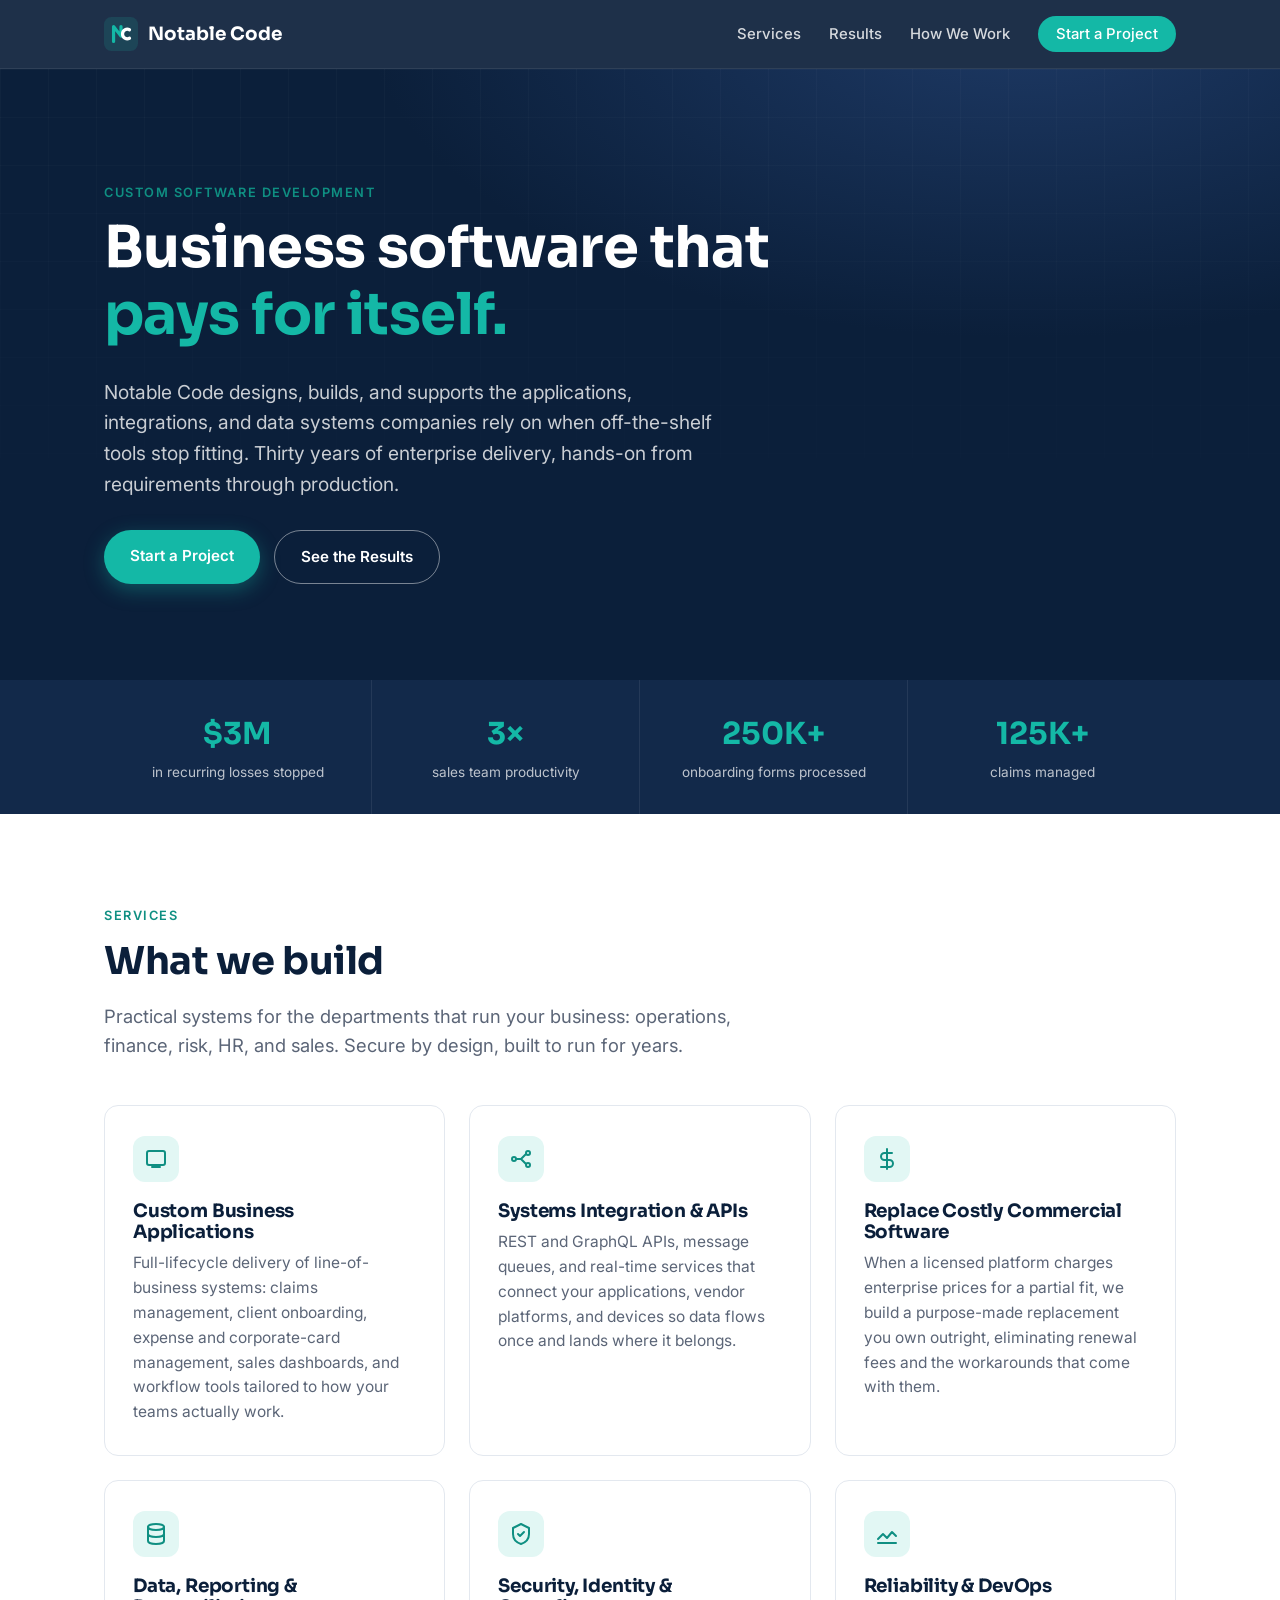
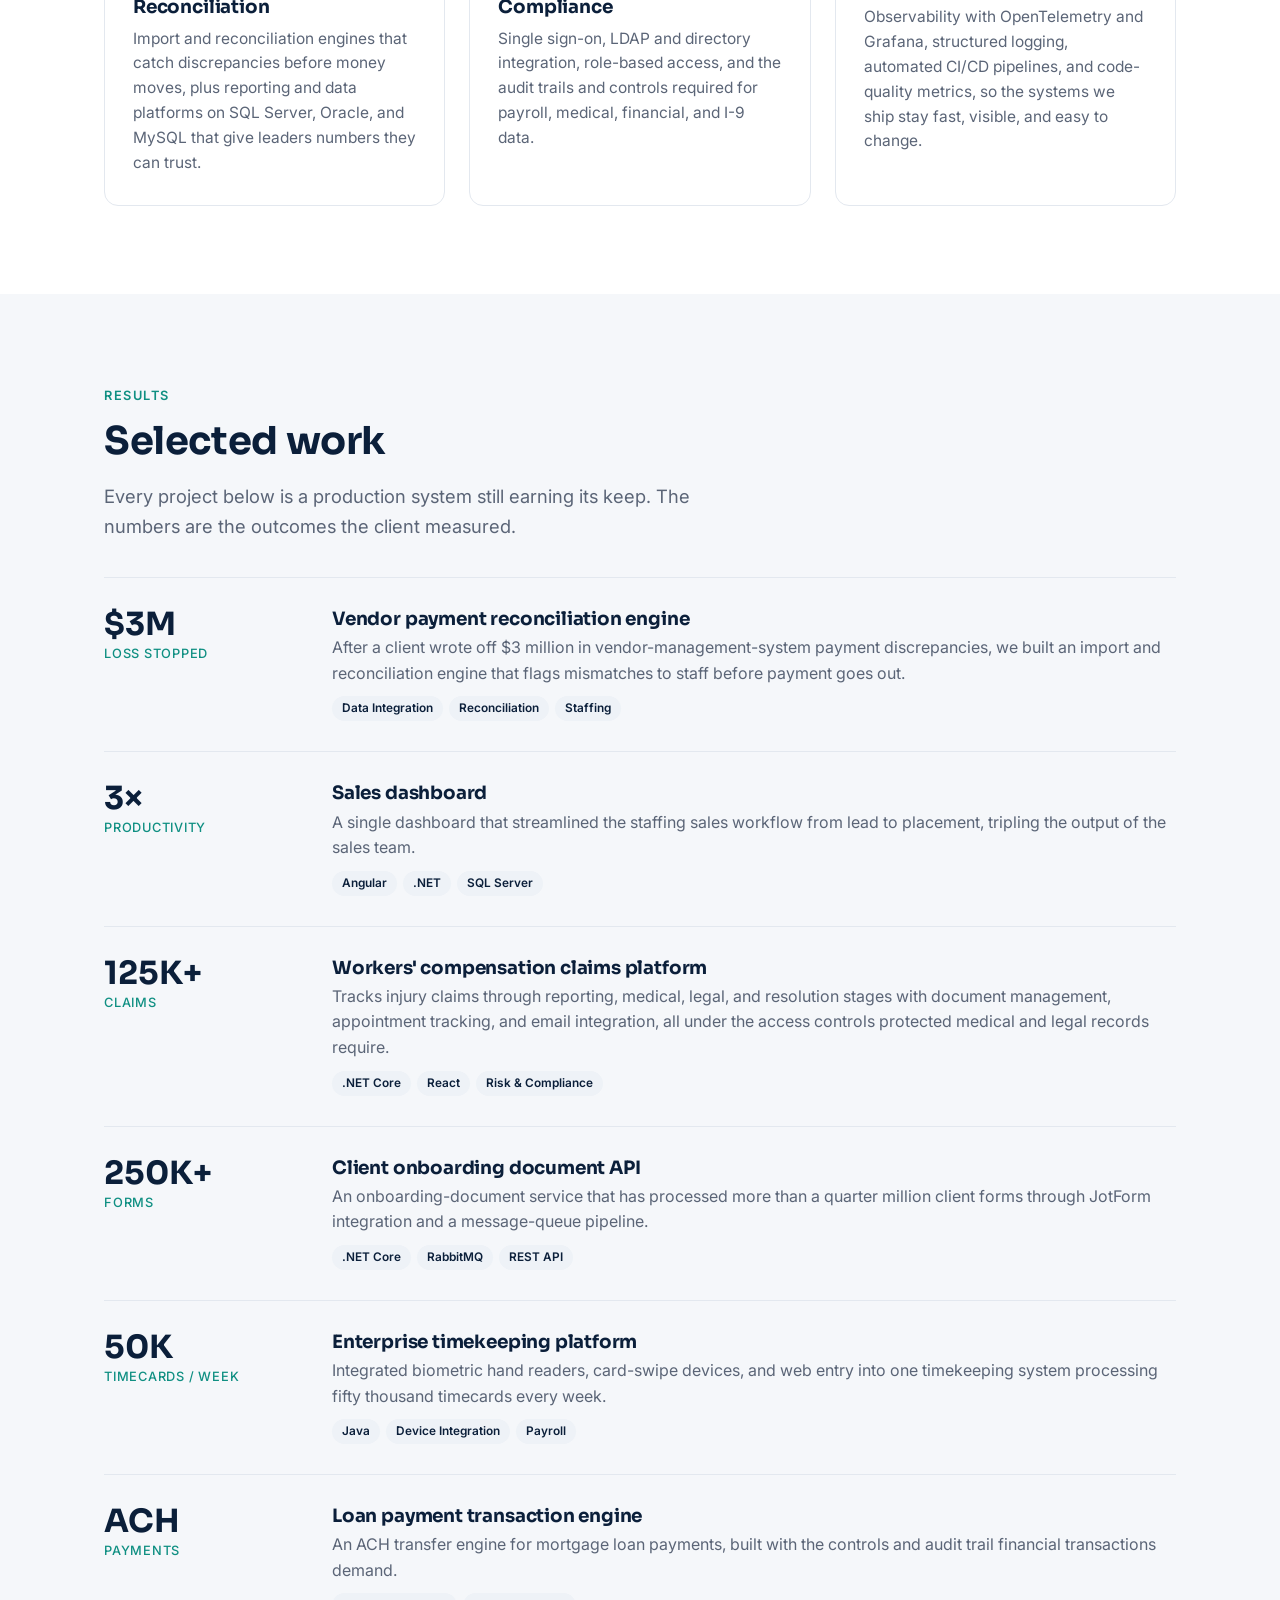
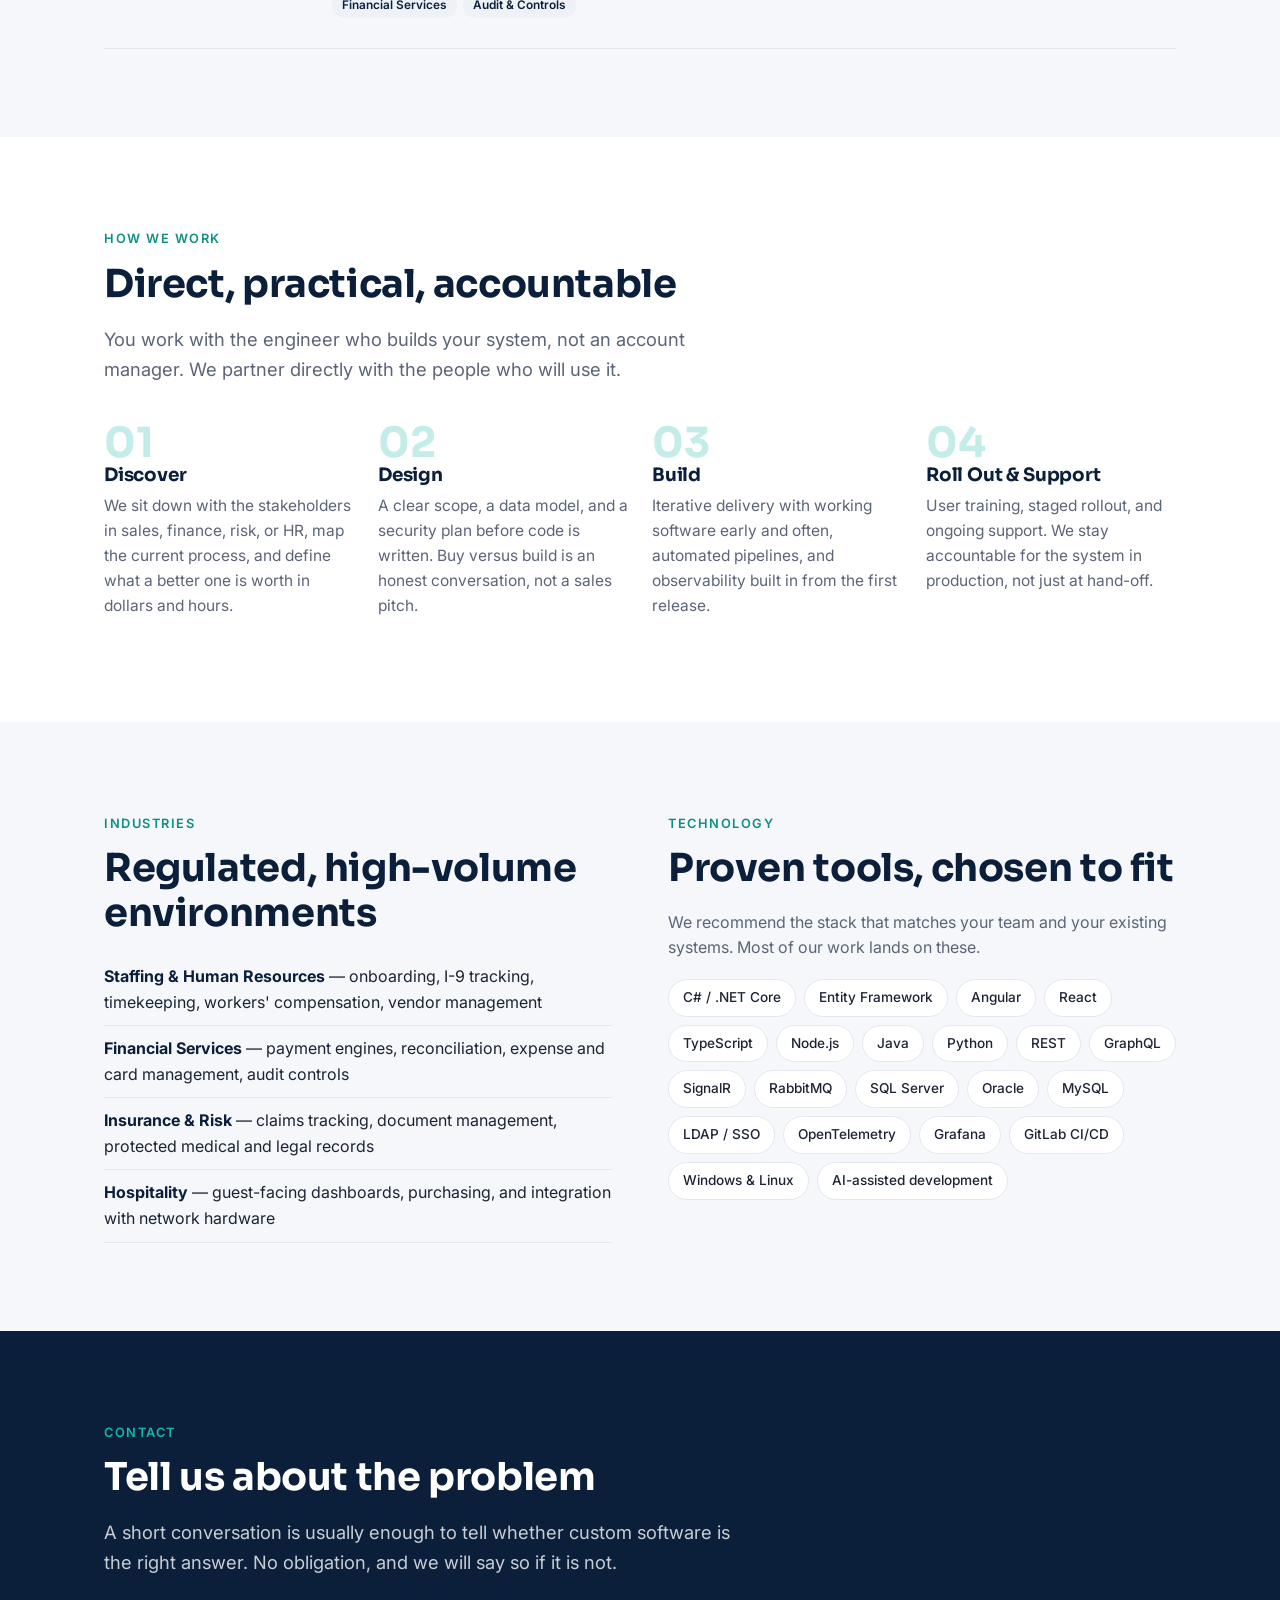
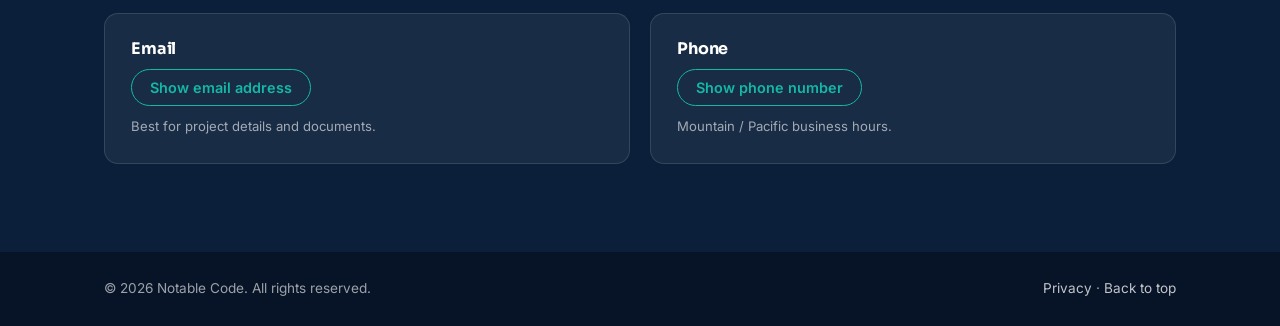
<file: index.html>
<!DOCTYPE html>
<html lang="en">
<head>
  <meta charset="utf-8">
  <meta name="viewport" content="width=device-width, initial-scale=1">
  <title>Notable Code | Custom Software Development</title>
  <meta name="description" content="Notable Code designs, builds, and supports custom business software: line-of-business applications, systems integration, data and reconciliation engines, and secure identity. 30 years of enterprise delivery.">
  <meta name="author" content="Notable Code">
  <meta property="og:title" content="Notable Code | Custom Software Development">
  <meta property="og:description" content="Custom business applications, integrations, and data systems that pay for themselves.">
  <meta property="og:type" content="website">
  <meta property="og:url" content="https://notablecode.github.io/">
  <link rel="canonical" href="https://notablecode.github.io/">
  <link rel="icon" type="image/svg+xml" href="data:image/svg+xml,%3Csvg xmlns='http://www.w3.org/2000/svg' viewBox='0 0 64 64'%3E%3Crect width='64' height='64' rx='14' fill='%230b1f3a'/%3E%3Cpath d='M18 46V18l14 18V18' fill='none' stroke='%2314b8a6' stroke-width='6' stroke-linecap='round' stroke-linejoin='round'/%3E%3Cpath d='M48 24a9 9 0 1 0 0 16' fill='none' stroke='%23ffffff' stroke-width='6' stroke-linecap='round'/%3E%3C/svg%3E">
  <link rel="preconnect" href="https://fonts.googleapis.com">
  <link rel="preconnect" href="https://fonts.gstatic.com" crossorigin>
  <link href="https://fonts.googleapis.com/css2?family=Inter:wght@400;500;600&family=Sora:wght@600;700&display=swap" rel="stylesheet">
  <style>
    :root {
      --navy: #0b1f3a;
      --navy-2: #12294a;
      --ink: #1c2434;
      --muted: #5b6577;
      --line: #e3e8ef;
      --bg: #ffffff;
      --bg-soft: #f5f7fa;
      --teal: #14b8a6;
      --teal-dark: #0f8f82;
      --max: 1120px;
      --radius: 14px;
      --font-body: "Inter", system-ui, -apple-system, "Segoe UI", Roboto, sans-serif;
      --font-head: "Sora", "Inter", system-ui, sans-serif;
    }
    * { box-sizing: border-box; }
    html { scroll-behavior: smooth; }
    body {
      margin: 0;
      font-family: var(--font-body);
      color: var(--ink);
      background: var(--bg);
      line-height: 1.6;
      -webkit-font-smoothing: antialiased;
    }
    h1, h2, h3, h4 { font-family: var(--font-head); line-height: 1.15; margin: 0 0 .5em; color: var(--navy); letter-spacing: -.01em; }
    h1 { font-size: clamp(2.2rem, 5vw, 3.6rem); }
    h2 { font-size: clamp(1.7rem, 3.2vw, 2.4rem); }
    h3 { font-size: 1.15rem; }
    p { margin: 0 0 1em; }
    a { color: var(--teal-dark); text-decoration: none; }
    a:hover { text-decoration: underline; }
    .wrap { max-width: var(--max); margin: 0 auto; padding: 0 24px; }
    section { padding: 88px 0; }
    .eyebrow { display: inline-block; font-size: .8rem; font-weight: 600; letter-spacing: .12em; text-transform: uppercase; color: var(--teal-dark); margin-bottom: 12px; }
    .lead { font-size: 1.15rem; color: var(--muted); max-width: 640px; }
    .btn { display: inline-block; padding: 14px 26px; border-radius: 999px; font-weight: 600; font-size: .95rem; transition: transform .15s, box-shadow .15s, background .15s; }
    .btn:hover { text-decoration: none; transform: translateY(-1px); }
    .btn-primary { background: var(--teal); color: #fff; box-shadow: 0 6px 20px rgba(20,184,166,.35); }
    .btn-primary:hover { background: var(--teal-dark); }
    .btn-ghost { color: #fff; border: 1.5px solid rgba(255,255,255,.45); }
    .btn-ghost:hover { border-color: #fff; }

    /* Header */
    header { position: sticky; top: 0; z-index: 50; background: rgba(11,31,58,.92); backdrop-filter: blur(10px); border-bottom: 1px solid rgba(255,255,255,.08); }
    .nav { display: flex; align-items: center; justify-content: space-between; height: 68px; }
    .brand { display: flex; align-items: center; gap: 10px; color: #fff; font-family: var(--font-head); font-weight: 700; font-size: 1.15rem; }
    .brand:hover { text-decoration: none; }
    .brand svg { width: 34px; height: 34px; }
    .nav ul { display: flex; gap: 28px; list-style: none; margin: 0; padding: 0; }
    .nav ul a { color: rgba(255,255,255,.82); font-weight: 500; font-size: .93rem; }
    .nav ul a:hover { color: #fff; text-decoration: none; }
    .nav .cta { background: var(--teal); color: #fff; padding: 9px 18px; border-radius: 999px; }
    .nav .cta:hover { background: var(--teal-dark); }
    .menu-btn { display: none; background: none; border: 0; color: #fff; font-size: 1.6rem; cursor: pointer; padding: 6px; }
    @media (max-width: 820px) {
      .menu-btn { display: block; }
      .nav ul { display: none; position: absolute; top: 68px; left: 0; right: 0; flex-direction: column; gap: 0; background: var(--navy); padding: 12px 24px 20px; border-bottom: 1px solid rgba(255,255,255,.1); }
      .nav ul.open { display: flex; }
      .nav ul li { padding: 10px 0; }
      .nav .cta { display: inline-block; margin-top: 6px; }
    }

    /* Hero */
    .hero { background: radial-gradient(1200px 600px at 80% -10%, #1e3a66 0%, var(--navy) 55%); color: #fff; padding: 110px 0 96px; position: relative; overflow: hidden; }
    .hero::after { content: ""; position: absolute; inset: 0; background-image: linear-gradient(rgba(255,255,255,.04) 1px, transparent 1px), linear-gradient(90deg, rgba(255,255,255,.04) 1px, transparent 1px); background-size: 48px 48px; pointer-events: none; -webkit-mask-image: linear-gradient(to bottom, rgba(0,0,0,.6), transparent 85%); mask-image: linear-gradient(to bottom, rgba(0,0,0,.6), transparent 85%); }
    .hero .wrap { position: relative; z-index: 1; }
    .hero h1 { color: #fff; max-width: 780px; }
    .hero h1 em { font-style: normal; color: var(--teal); }
    .hero .lead { color: rgba(255,255,255,.78); font-size: 1.2rem; max-width: 620px; }
    .hero .actions { display: flex; gap: 14px; flex-wrap: wrap; margin-top: 30px; }

    /* Stats */
    .stats { background: var(--navy-2); color: #fff; padding: 0; }
    .stats .grid { display: grid; grid-template-columns: repeat(auto-fit, minmax(min(150px, 100%), 1fr)); }
    .stat { padding: 30px 20px; border-right: 1px solid rgba(255,255,255,.08); text-align: center; }
    .stat:last-child { border-right: 0; }
    .stat b { display: block; font-family: var(--font-head); font-size: 1.9rem; color: var(--teal); }
    .stat span { font-size: .85rem; color: rgba(255,255,255,.72); }

    /* Cards */
    .grid-3 { display: grid; grid-template-columns: repeat(auto-fit, minmax(min(300px, 100%), 1fr)); gap: 24px; margin-top: 44px; }
    .card { background: #fff; border: 1px solid var(--line); border-radius: var(--radius); padding: 30px 28px; transition: transform .15s, box-shadow .15s; }
    .card:hover { transform: translateY(-3px); box-shadow: 0 14px 34px rgba(11,31,58,.08); }
    .card .icon { width: 46px; height: 46px; border-radius: 12px; background: rgba(20,184,166,.12); display: grid; place-items: center; margin-bottom: 18px; }
    .card .icon svg { width: 24px; height: 24px; stroke: var(--teal-dark); fill: none; stroke-width: 2; stroke-linecap: round; stroke-linejoin: round; }
    .card p { color: var(--muted); font-size: .97rem; margin: 0; }
    .soft { background: var(--bg-soft); }

    /* Results */
    .results-list { margin-top: 36px; }
    .result { display: grid; grid-template-columns: 200px 1fr; gap: 28px; padding: 30px 0; border-top: 1px solid var(--line); align-items: start; }
    .result:last-child { border-bottom: 1px solid var(--line); }
    .result .num { font-family: var(--font-head); font-size: 2rem; font-weight: 700; color: var(--navy); line-height: 1; }
    .result .num small { display: block; font-family: var(--font-body); font-weight: 500; font-size: .8rem; color: var(--teal-dark); margin-top: 8px; letter-spacing: .06em; text-transform: uppercase; }
    .result h3 { margin-bottom: 6px; }
    .result p { color: var(--muted); margin: 0; }
    .result .tags { margin-top: 10px; display: flex; flex-wrap: wrap; gap: 6px; }
    .tag { font-size: .74rem; font-weight: 600; padding: 3px 10px; border-radius: 999px; background: #eef2f7; color: var(--navy); }
    @media (max-width: 640px) { .result { grid-template-columns: 1fr; gap: 10px; } }

    /* Process */
    .steps { display: grid; grid-template-columns: repeat(auto-fit, minmax(min(220px, 100%), 1fr)); gap: 24px; margin-top: 44px; counter-reset: step; }
    .step { position: relative; padding-top: 14px; }
    .step::before { counter-increment: step; content: counter(step, decimal-leading-zero); font-family: var(--font-head); font-weight: 700; font-size: 2.6rem; color: rgba(20,184,166,.25); position: absolute; top: -18px; left: 0; }
    .step h3 { margin-top: 22px; }
    .step p { color: var(--muted); font-size: .97rem; }

    /* Industries + tech */
    .two { display: grid; grid-template-columns: 1fr 1fr; gap: 56px; align-items: start; }
    @media (max-width: 820px) { .two { grid-template-columns: 1fr; } }
    .pills { display: flex; flex-wrap: wrap; gap: 8px; margin-top: 18px; }
    .pill { font-size: .85rem; font-weight: 500; padding: 7px 14px; border-radius: 999px; border: 1px solid var(--line); background: #fff; color: var(--ink); }
    .industries { padding: 0; margin: 18px 0 0; list-style: none; }
    .industries li { padding: 10px 0; border-bottom: 1px solid var(--line); }
    .industries li b { color: var(--navy); }
    .muted { color: var(--muted); }

    /* Contact */
    .contact { background: var(--navy); color: #fff; }
    .contact h2 { color: #fff; }
    .contact .eyebrow { color: var(--teal); }
    .contact .lead { color: rgba(255,255,255,.78); }
    .contact-grid { display: grid; grid-template-columns: repeat(auto-fit, minmax(min(260px, 100%), 1fr)); gap: 20px; margin-top: 36px; }
    .cbox { background: rgba(255,255,255,.06); border: 1px solid rgba(255,255,255,.12); border-radius: var(--radius); padding: 26px; }
    .cbox h3 { color: #fff; font-size: 1rem; margin-bottom: 10px; }
    .cbox .val { font-family: var(--font-head); font-size: 1.25rem; font-weight: 600; color: var(--teal); min-height: 1.6em; }
    .cbox .val a { color: var(--teal); }
    .reveal { background: transparent; border: 1.5px solid var(--teal); color: var(--teal); padding: 9px 18px; border-radius: 999px; font: 600 .9rem var(--font-body); cursor: pointer; }
    .reveal:hover { background: var(--teal); color: #fff; }
    .cbox small { display: block; margin-top: 10px; color: rgba(255,255,255,.6); font-size: .82rem; }

    footer.site { background: #071427; color: rgba(255,255,255,.6); font-size: .85rem; padding: 26px 0; }
    footer.site .wrap { display: flex; justify-content: space-between; flex-wrap: wrap; gap: 10px; }
    footer.site a { color: rgba(255,255,255,.75); }
  </style>
</head>
<body>

<header>
  <div class="wrap nav">
    <a class="brand" href="#top" aria-label="Notable Code home">
      <svg viewBox="0 0 64 64" aria-hidden="true"><rect width="64" height="64" rx="14" fill="#14b8a6" opacity=".15"/><path d="M18 46V18l14 18V18" fill="none" stroke="#14b8a6" stroke-width="6" stroke-linecap="round" stroke-linejoin="round"/><path d="M48 24a9 9 0 1 0 0 16" fill="none" stroke="#fff" stroke-width="6" stroke-linecap="round"/></svg>
      Notable Code
    </a>
    <button class="menu-btn" aria-label="Toggle menu" aria-expanded="false" onclick="toggleMenu(this)">&#9776;</button>
    <ul id="menu">
      <li><a href="#services">Services</a></li>
      <li><a href="#results">Results</a></li>
      <li><a href="#process">How We Work</a></li>
      <li><a class="cta" href="#contact">Start a Project</a></li>
    </ul>
  </div>
</header>

<main id="top">

  <section class="hero">
    <div class="wrap">
      <span class="eyebrow">Custom Software Development</span>
      <h1>Business software that <em>pays for itself.</em></h1>
      <p class="lead">Notable Code designs, builds, and supports the applications, integrations, and data systems companies rely on when off-the-shelf tools stop fitting. Thirty years of enterprise delivery, hands-on from requirements through production.</p>
      <div class="actions">
        <a class="btn btn-primary" href="#contact">Start a Project</a>
        <a class="btn btn-ghost" href="#results">See the Results</a>
      </div>
    </div>
  </section>

  <section class="stats" aria-label="Track record">
    <div class="wrap grid">
      <div class="stat"><b>$3M</b><span>in recurring losses stopped</span></div>
      <div class="stat"><b>3&times;</b><span>sales team productivity</span></div>
      <div class="stat"><b>250K+</b><span>onboarding forms processed</span></div>
      <div class="stat"><b>125K+</b><span>claims managed</span></div>
    </div>
  </section>

  <section id="services">
    <div class="wrap">
      <span class="eyebrow">Services</span>
      <h2>What we build</h2>
      <p class="lead">Practical systems for the departments that run your business: operations, finance, risk, HR, and sales. Secure by design, built to run for years.</p>
      <div class="grid-3">
        <div class="card">
          <div class="icon"><svg viewBox="0 0 24 24"><rect x="3" y="4" width="18" height="14" rx="2"/><path d="M8 20h8M12 18v2"/></svg></div>
          <h3>Custom Business Applications</h3>
          <p>Full-lifecycle delivery of line-of-business systems: claims management, client onboarding, expense and corporate-card management, sales dashboards, and workflow tools tailored to how your teams actually work.</p>
        </div>
        <div class="card">
          <div class="icon"><svg viewBox="0 0 24 24"><circle cx="5" cy="12" r="2"/><circle cx="19" cy="6" r="2"/><circle cx="19" cy="18" r="2"/><path d="M7 12h5M12 12l5-5M12 12l5 5"/></svg></div>
          <h3>Systems Integration &amp; APIs</h3>
          <p>REST and GraphQL APIs, message queues, and real-time services that connect your applications, vendor platforms, and devices so data flows once and lands where it belongs.</p>
        </div>
        <div class="card">
          <div class="icon"><svg viewBox="0 0 24 24"><path d="M12 2v20M17 6H9.5a3.5 3.5 0 0 0 0 7h5a3.5 3.5 0 0 1 0 7H6"/></svg></div>
          <h3>Replace Costly Commercial Software</h3>
          <p>When a licensed platform charges enterprise prices for a partial fit, we build a purpose-made replacement you own outright, eliminating renewal fees and the workarounds that come with them.</p>
        </div>
        <div class="card">
          <div class="icon"><svg viewBox="0 0 24 24"><ellipse cx="12" cy="5" rx="8" ry="3"/><path d="M4 5v14c0 1.7 3.6 3 8 3s8-1.3 8-3V5M4 12c0 1.7 3.6 3 8 3s8-1.3 8-3"/></svg></div>
          <h3>Data, Reporting &amp; Reconciliation</h3>
          <p>Import and reconciliation engines that catch discrepancies before money moves, plus reporting and data platforms on SQL Server, Oracle, and MySQL that give leaders numbers they can trust.</p>
        </div>
        <div class="card">
          <div class="icon"><svg viewBox="0 0 24 24"><path d="M12 2l8 4v6c0 5-3.5 8.5-8 10-4.5-1.5-8-5-8-10V6l8-4z"/><path d="M9 12l2 2 4-4"/></svg></div>
          <h3>Security, Identity &amp; Compliance</h3>
          <p>Single sign-on, LDAP and directory integration, role-based access, and the audit trails and controls required for payroll, medical, financial, and I-9 data.</p>
        </div>
        <div class="card">
          <div class="icon"><svg viewBox="0 0 24 24"><path d="M3 17l5-5 4 4 5-6 4 4"/><path d="M3 21h18"/></svg></div>
          <h3>Reliability &amp; DevOps</h3>
          <p>Observability with OpenTelemetry and Grafana, structured logging, automated CI/CD pipelines, and code-quality metrics, so the systems we ship stay fast, visible, and easy to change.</p>
        </div>
      </div>
    </div>
  </section>

  <section id="results" class="soft">
    <div class="wrap">
      <span class="eyebrow">Results</span>
      <h2>Selected work</h2>
      <p class="lead">Every project below is a production system still earning its keep. The numbers are the outcomes the client measured.</p>
      <div class="results-list">
        <div class="result">
          <div class="num">$3M<small>Loss stopped</small></div>
          <div>
            <h3>Vendor payment reconciliation engine</h3>
            <p>After a client wrote off $3 million in vendor-management-system payment discrepancies, we built an import and reconciliation engine that flags mismatches to staff before payment goes out.</p>
            <div class="tags"><span class="tag">Data Integration</span><span class="tag">Reconciliation</span><span class="tag">Staffing</span></div>
          </div>
        </div>
        <div class="result">
          <div class="num">3&times;<small>Productivity</small></div>
          <div>
            <h3>Sales dashboard</h3>
            <p>A single dashboard that streamlined the staffing sales workflow from lead to placement, tripling the output of the sales team.</p>
            <div class="tags"><span class="tag">Angular</span><span class="tag">.NET</span><span class="tag">SQL Server</span></div>
          </div>
        </div>
        <div class="result">
          <div class="num">125K+<small>Claims</small></div>
          <div>
            <h3>Workers' compensation claims platform</h3>
            <p>Tracks injury claims through reporting, medical, legal, and resolution stages with document management, appointment tracking, and email integration, all under the access controls protected medical and legal records require.</p>
            <div class="tags"><span class="tag">.NET Core</span><span class="tag">React</span><span class="tag">Risk &amp; Compliance</span></div>
          </div>
        </div>
        <div class="result">
          <div class="num">250K+<small>Forms</small></div>
          <div>
            <h3>Client onboarding document API</h3>
            <p>An onboarding-document service that has processed more than a quarter million client forms through JotForm integration and a message-queue pipeline.</p>
            <div class="tags"><span class="tag">.NET Core</span><span class="tag">RabbitMQ</span><span class="tag">REST API</span></div>
          </div>
        </div>
        <div class="result">
          <div class="num">50K<small>Timecards / week</small></div>
          <div>
            <h3>Enterprise timekeeping platform</h3>
            <p>Integrated biometric hand readers, card-swipe devices, and web entry into one timekeeping system processing fifty thousand timecards every week.</p>
            <div class="tags"><span class="tag">Java</span><span class="tag">Device Integration</span><span class="tag">Payroll</span></div>
          </div>
        </div>
        <div class="result">
          <div class="num">ACH<small>Payments</small></div>
          <div>
            <h3>Loan payment transaction engine</h3>
            <p>An ACH transfer engine for mortgage loan payments, built with the controls and audit trail financial transactions demand.</p>
            <div class="tags"><span class="tag">Financial Services</span><span class="tag">Audit &amp; Controls</span></div>
          </div>
        </div>
      </div>
    </div>
  </section>

  <section id="process">
    <div class="wrap">
      <span class="eyebrow">How We Work</span>
      <h2>Direct, practical, accountable</h2>
      <p class="lead">You work with the engineer who builds your system, not an account manager. We partner directly with the people who will use it.</p>
      <div class="steps">
        <div class="step">
          <h3>Discover</h3>
          <p>We sit down with the stakeholders in sales, finance, risk, or HR, map the current process, and define what a better one is worth in dollars and hours.</p>
        </div>
        <div class="step">
          <h3>Design</h3>
          <p>A clear scope, a data model, and a security plan before code is written. Buy versus build is an honest conversation, not a sales pitch.</p>
        </div>
        <div class="step">
          <h3>Build</h3>
          <p>Iterative delivery with working software early and often, automated pipelines, and observability built in from the first release.</p>
        </div>
        <div class="step">
          <h3>Roll Out &amp; Support</h3>
          <p>User training, staged rollout, and ongoing support. We stay accountable for the system in production, not just at hand-off.</p>
        </div>
      </div>
    </div>
  </section>

  <section class="soft">
    <div class="wrap two">
      <div>
        <span class="eyebrow">Industries</span>
        <h2>Regulated, high-volume environments</h2>
        <ul class="industries">
          <li><b>Staffing &amp; Human Resources</b> &mdash; onboarding, I-9 tracking, timekeeping, workers' compensation, vendor management</li>
          <li><b>Financial Services</b> &mdash; payment engines, reconciliation, expense and card management, audit controls</li>
          <li><b>Insurance &amp; Risk</b> &mdash; claims tracking, document management, protected medical and legal records</li>
          <li><b>Hospitality</b> &mdash; guest-facing dashboards, purchasing, and integration with network hardware</li>
        </ul>
      </div>
      <div>
        <span class="eyebrow">Technology</span>
        <h2>Proven tools, chosen to fit</h2>
        <p class="muted">We recommend the stack that matches your team and your existing systems. Most of our work lands on these.</p>
        <div class="pills">
          <span class="pill">C# / .NET Core</span><span class="pill">Entity Framework</span><span class="pill">Angular</span><span class="pill">React</span><span class="pill">TypeScript</span><span class="pill">Node.js</span><span class="pill">Java</span><span class="pill">Python</span><span class="pill">REST</span><span class="pill">GraphQL</span><span class="pill">SignalR</span><span class="pill">RabbitMQ</span><span class="pill">SQL Server</span><span class="pill">Oracle</span><span class="pill">MySQL</span><span class="pill">LDAP / SSO</span><span class="pill">OpenTelemetry</span><span class="pill">Grafana</span><span class="pill">GitLab CI/CD</span><span class="pill">Windows &amp; Linux</span><span class="pill">AI-assisted development</span>
        </div>
      </div>
    </div>
  </section>

  <section id="contact" class="contact">
    <div class="wrap">
      <span class="eyebrow">Contact</span>
      <h2>Tell us about the problem</h2>
      <p class="lead">A short conversation is usually enough to tell whether custom software is the right answer. No obligation, and we will say so if it is not.</p>
      <div class="contact-grid">
        <div class="cbox">
          <h3>Email</h3>
          <div class="val" id="email-val"><button class="reveal" type="button" onclick="revealContact('email', event)">Show email address</button></div>
          <small id="email-note">Best for project details and documents.</small>
        </div>
        <div class="cbox">
          <h3>Phone</h3>
          <div class="val" id="phone-val"><button class="reveal" type="button" onclick="revealContact('phone', event)">Show phone number</button></div>
          <small id="phone-note">Mountain / Pacific business hours.</small>
        </div>
      </div>
    </div>
  </section>

</main>

<footer class="site">
  <div class="wrap">
    <span>&copy; <span id="year"></span> Notable Code. All rights reserved.</span>
    <span><a href="/privacy.html">Privacy</a> &middot; <a href="#top">Back to top</a></span>
  </div>
</footer>

<script>
  document.getElementById('year').textContent = new Date().getFullYear();

  function toggleMenu(btn) {
    var m = document.getElementById('menu');
    var open = m.classList.toggle('open');
    btn.setAttribute('aria-expanded', open);
  }
  document.querySelectorAll('#menu a').forEach(function (a) {
    a.addEventListener('click', function () { document.getElementById('menu').classList.remove('open'); });
  });

  /*
   * Contact details are never present in the page source. They are stored
   * as an obfuscated hex string, decoded only when a visitor clicks the
   * button, and inserted into the DOM at that moment. Bots that read the
   * HTML, or even render the page without clicking, get nothing.
   *
   * Before decoding, the click is checked for signs of a human pointer:
   * the recent mouse path must wander at least 2px off the straight line
   * between where it started and where it clicked. Scripted pointers
   * either teleport (no path) or move in a perfectly straight line.
   * Touch and keyboard activation are accepted so phones and screen
   * readers still work.
   */
  var _c = {
    phone: '1f1a1a1c191a1f1b1a12',
    email: '474549044f4e45494f46484b5e45446a454c4443'
  };
  var _trail = [], _touched = false, _keyed = false;
  document.addEventListener('mousemove', function (e) {
    if (!e.isTrusted) return;
    _trail.push([e.clientX, e.clientY]);
    if (_trail.length > 60) _trail.shift();
  }, { passive: true });
  document.addEventListener('touchstart', function (e) { if (e.isTrusted) _touched = true; }, { passive: true });
  document.addEventListener('keydown', function (e) { if (e.isTrusted) _keyed = true; });

  function _humanPath() {
    if (_trail.length < 8) return false;
    var a = _trail[0], b = _trail[_trail.length - 1];
    var dx = b[0] - a[0], dy = b[1] - a[1], len = Math.sqrt(dx * dx + dy * dy);
    if (len < 2) return false;
    var maxDev = 0;
    for (var i = 1; i < _trail.length - 1; i++) {
      var p = _trail[i];
      var dev = Math.abs(dx * (a[1] - p[1]) - dy * (a[0] - p[0])) / len;
      if (dev > maxDev) maxDev = dev;
    }
    return maxDev >= 2;
  }
  function _looksHuman(ev) {
    if (!ev || !ev.isTrusted) return false;
    if (_touched) return true;
    if (ev.detail === 0 && _keyed) return true;
    return _humanPath();
  }
  function _d(h) {
    var out = '';
    for (var i = 0; i < h.length; i += 2) out += String.fromCharCode(parseInt(h.substr(i, 2), 16) ^ 42);
    return out.split('').reverse().join('');
  }
  function revealContact(kind, ev) {
    var box = document.getElementById(kind + '-val');
    var note = document.getElementById(kind + '-note');
    if (!_looksHuman(ev)) {
      _trail = [];
      if (note) note.textContent = 'Please move your mouse over to the button and click it again.';
      return;
    }
    var raw = _d(_c[kind]);
    var a = document.createElement('a');
    if (kind === 'phone') {
      a.href = 'tel:+1' + raw;
      a.textContent = '(' + raw.slice(0, 3) + ') ' + raw.slice(3, 6) + '-' + raw.slice(6);
    } else {
      a.href = 'mailto:' + raw;
      a.textContent = raw;
    }
    box.textContent = '';
    box.appendChild(a);
  }
</script>
</body>
</html>
</file>
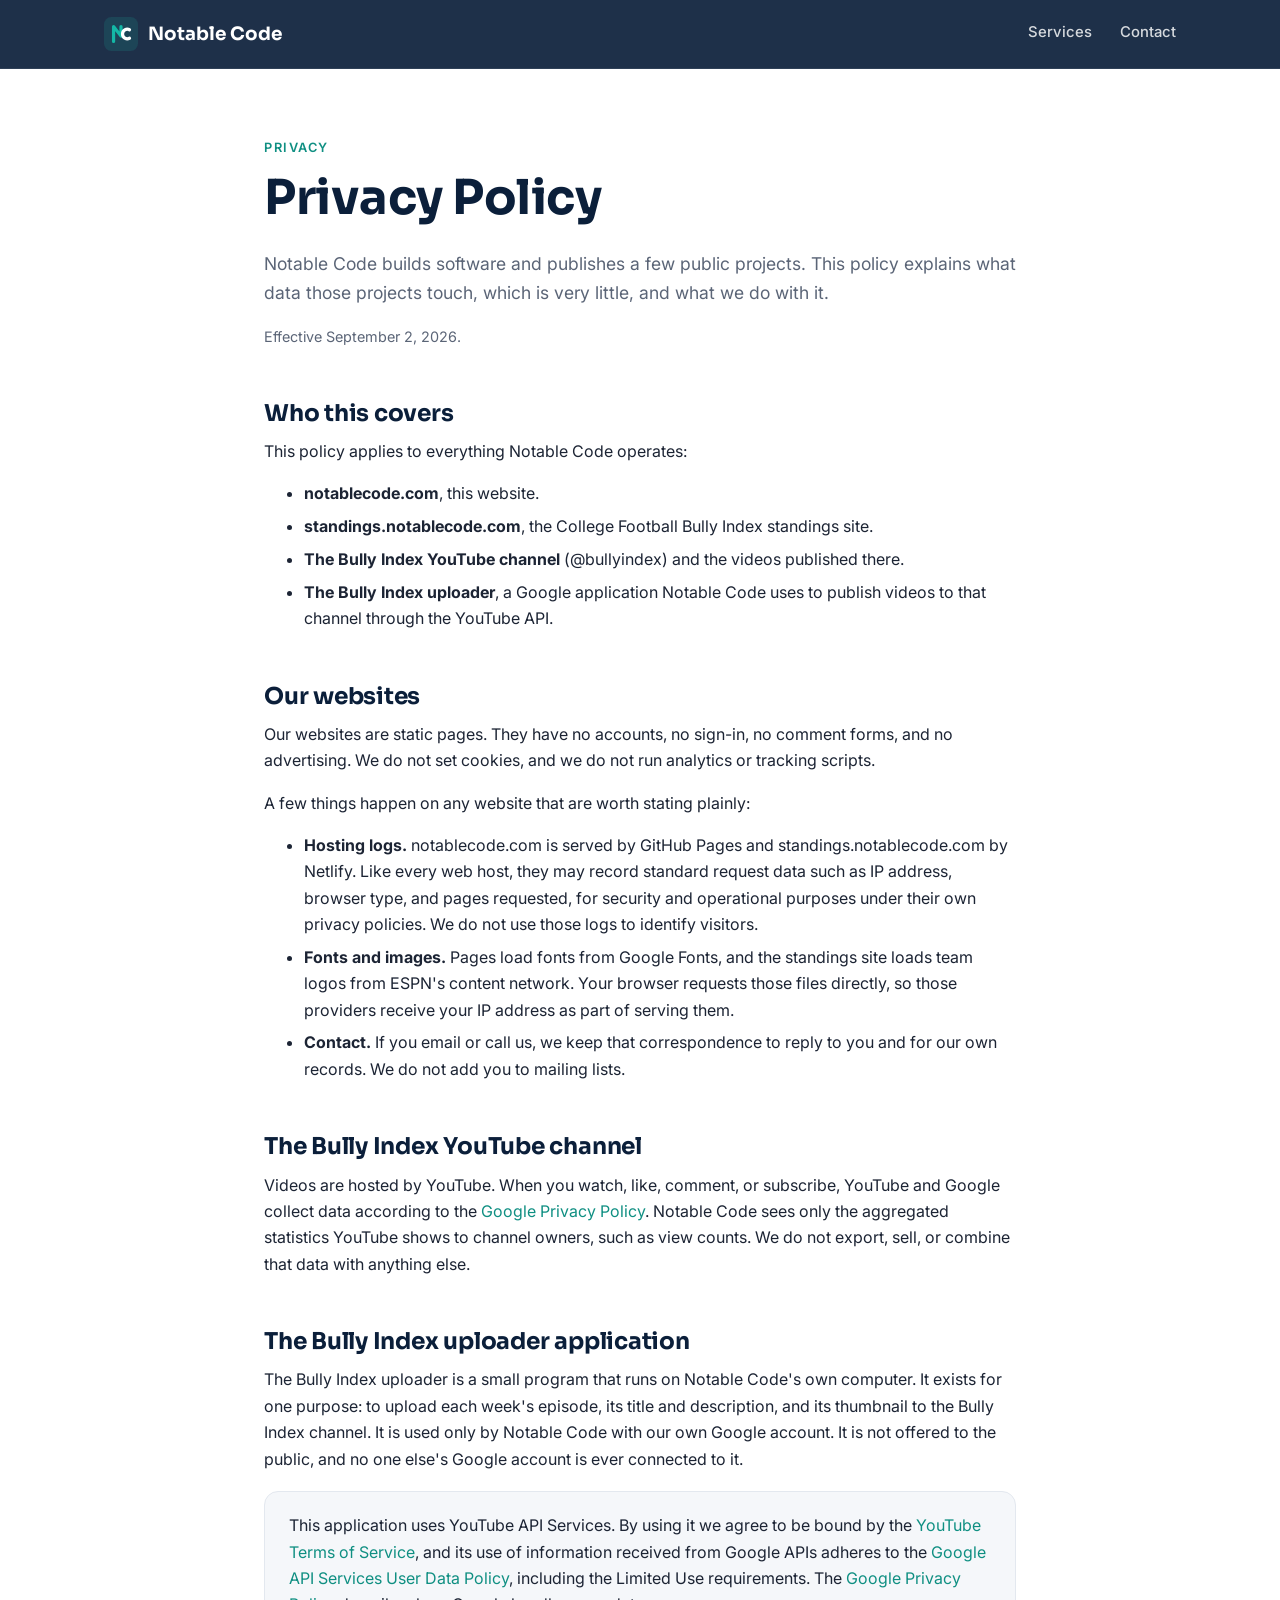
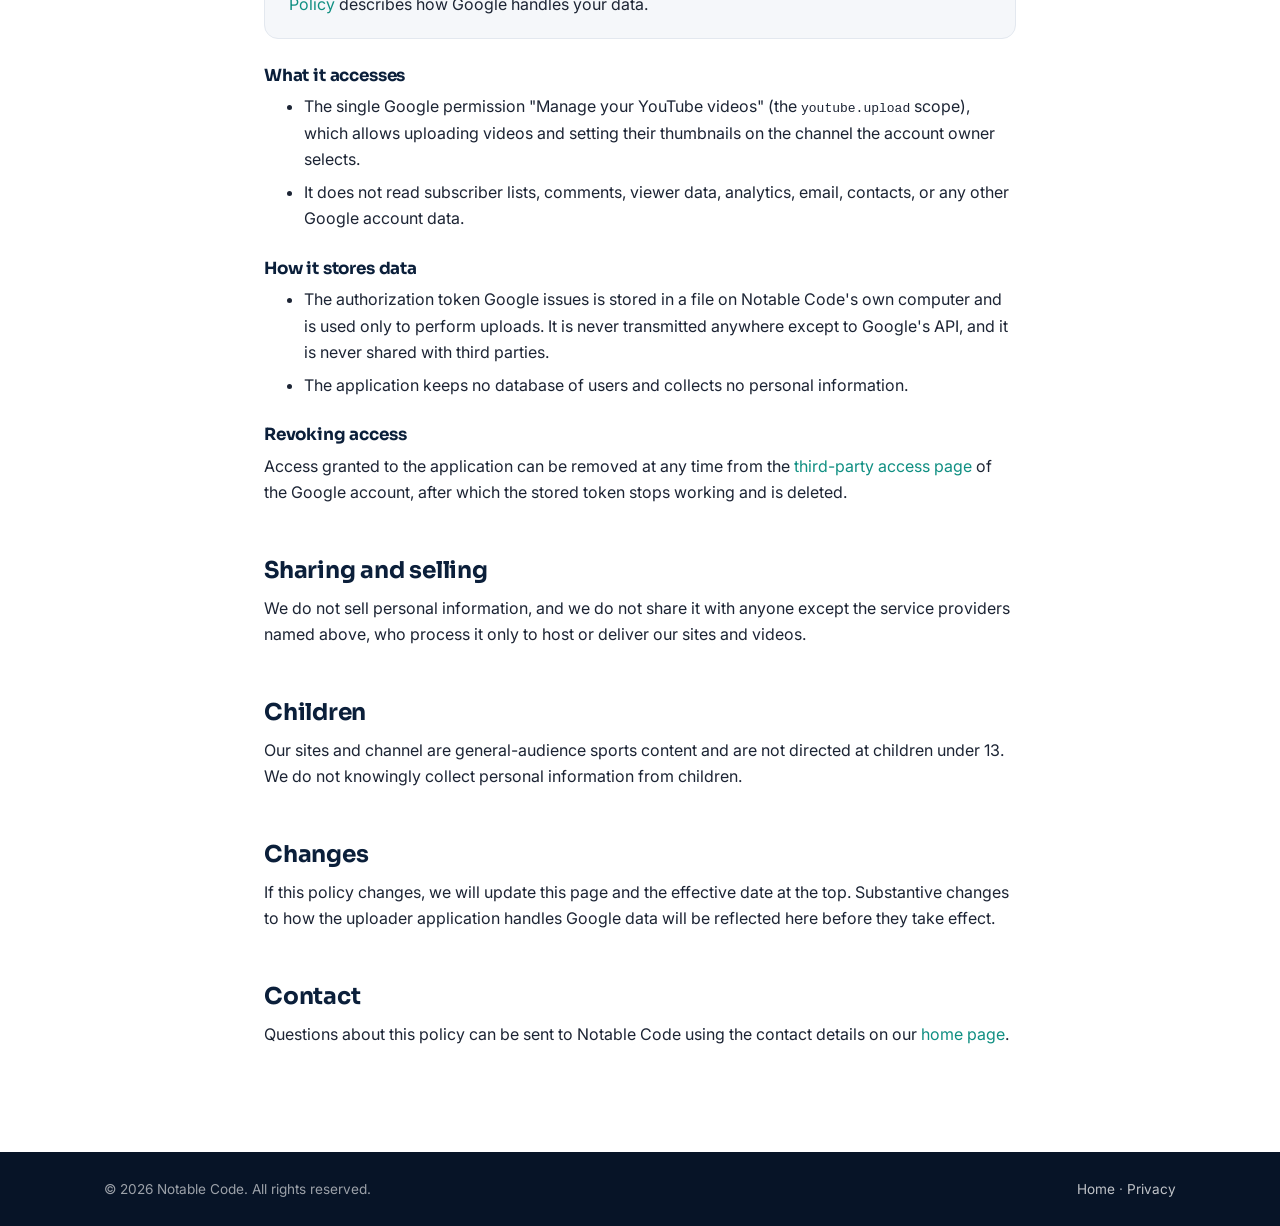
<file: privacy.html>
<!DOCTYPE html>
<html lang="en">
<head>
  <meta charset="utf-8">
  <meta name="viewport" content="width=device-width, initial-scale=1">
  <title>Privacy Policy | Notable Code</title>
  <meta name="description" content="How Notable Code handles data on notablecode.com, the College Football Bully Index at standings.notablecode.com, the Bully Index YouTube channel, and the Bully Index YouTube uploader application.">
  <meta name="author" content="Notable Code">
  <meta name="robots" content="index, follow">
  <link rel="canonical" href="https://notablecode.github.io/privacy.html">
  <link rel="icon" type="image/svg+xml" href="data:image/svg+xml,%3Csvg xmlns='http://www.w3.org/2000/svg' viewBox='0 0 64 64'%3E%3Crect width='64' height='64' rx='14' fill='%230b1f3a'/%3E%3Cpath d='M18 46V18l14 18V18' fill='none' stroke='%2314b8a6' stroke-width='6' stroke-linecap='round' stroke-linejoin='round'/%3E%3Cpath d='M48 24a9 9 0 1 0 0 16' fill='none' stroke='%23ffffff' stroke-width='6' stroke-linecap='round'/%3E%3C/svg%3E">
  <link rel="preconnect" href="https://fonts.googleapis.com">
  <link rel="preconnect" href="https://fonts.gstatic.com" crossorigin>
  <link href="https://fonts.googleapis.com/css2?family=Inter:wght@400;500;600&family=Sora:wght@600;700&display=swap" rel="stylesheet">
  <style>
    :root {
      --navy: #0b1f3a;
      --ink: #1c2434;
      --muted: #5b6577;
      --line: #e3e8ef;
      --bg: #ffffff;
      --bg-soft: #f5f7fa;
      --teal: #14b8a6;
      --teal-dark: #0f8f82;
      --max: 800px;
      --radius: 14px;
      --font-body: "Inter", system-ui, -apple-system, "Segoe UI", Roboto, sans-serif;
      --font-head: "Sora", "Inter", system-ui, sans-serif;
    }
    * { box-sizing: border-box; }
    body { margin: 0; font-family: var(--font-body); color: var(--ink); background: var(--bg); line-height: 1.65; -webkit-font-smoothing: antialiased; }
    h1, h2, h3 { font-family: var(--font-head); line-height: 1.15; margin: 0 0 .5em; color: var(--navy); letter-spacing: -.01em; }
    h1 { font-size: clamp(2rem, 4.5vw, 3rem); }
    h2 { font-size: 1.45rem; margin-top: 2.2em; }
    h3 { font-size: 1.05rem; margin-top: 1.6em; }
    p, ul { margin: 0 0 1em; }
    li { margin-bottom: .4em; }
    a { color: var(--teal-dark); text-decoration: none; }
    a:hover { text-decoration: underline; }
    .wrap { max-width: var(--max); margin: 0 auto; padding: 0 24px; }
    .eyebrow { display: inline-block; font-size: .8rem; font-weight: 600; letter-spacing: .12em; text-transform: uppercase; color: var(--teal-dark); margin-bottom: 12px; }
    .lead { font-size: 1.1rem; color: var(--muted); }
    .updated { color: var(--muted); font-size: .9rem; }

    header { position: sticky; top: 0; z-index: 50; background: rgba(11,31,58,.92); backdrop-filter: blur(10px); border-bottom: 1px solid rgba(255,255,255,.08); }
    .nav { display: flex; align-items: center; justify-content: space-between; height: 68px; max-width: 1120px; }
    .brand { display: flex; align-items: center; gap: 10px; color: #fff; font-family: var(--font-head); font-weight: 700; font-size: 1.15rem; }
    .brand:hover { text-decoration: none; }
    .brand svg { width: 34px; height: 34px; }
    .nav ul { display: flex; gap: 28px; list-style: none; margin: 0; padding: 0; }
    .nav ul a { color: rgba(255,255,255,.82); font-weight: 500; font-size: .93rem; }
    .nav ul a:hover { color: #fff; text-decoration: none; }
    @media (max-width: 640px) { .nav ul { gap: 16px; } }

    main { padding: 64px 0 88px; }
    .box { background: var(--bg-soft); border: 1px solid var(--line); border-radius: var(--radius); padding: 20px 24px; margin: 1.2em 0; }
    .box p:last-child { margin-bottom: 0; }

    footer.site { background: #071427; color: rgba(255,255,255,.6); font-size: .85rem; padding: 26px 0; }
    footer.site .wrap { display: flex; justify-content: space-between; flex-wrap: wrap; gap: 10px; max-width: 1120px; }
    footer.site a { color: rgba(255,255,255,.75); }
  </style>
</head>
<body>

<header>
  <div class="wrap nav">
    <a class="brand" href="/" aria-label="Notable Code home">
      <svg viewBox="0 0 64 64" aria-hidden="true"><rect width="64" height="64" rx="14" fill="#14b8a6" opacity=".15"/><path d="M18 46V18l14 18V18" fill="none" stroke="#14b8a6" stroke-width="6" stroke-linecap="round" stroke-linejoin="round"/><path d="M48 24a9 9 0 1 0 0 16" fill="none" stroke="#fff" stroke-width="6" stroke-linecap="round"/></svg>
      Notable Code
    </a>
    <ul>
      <li><a href="/#services">Services</a></li>
      <li><a href="/#contact">Contact</a></li>
    </ul>
  </div>
</header>

<main>
  <div class="wrap">
    <span class="eyebrow">Privacy</span>
    <h1>Privacy Policy</h1>
    <p class="lead">Notable Code builds software and publishes a few public projects. This policy explains what data those projects touch, which is very little, and what we do with it.</p>
    <p class="updated">Effective September 2, 2026.</p>

    <h2>Who this covers</h2>
    <p>This policy applies to everything Notable Code operates:</p>
    <ul>
      <li><strong>notablecode.com</strong>, this website.</li>
      <li><strong>standings.notablecode.com</strong>, the College Football Bully Index standings site.</li>
      <li><strong>The Bully Index YouTube channel</strong> (@bullyindex) and the videos published there.</li>
      <li><strong>The Bully Index uploader</strong>, a Google application Notable Code uses to publish videos to that channel through the YouTube API.</li>
    </ul>

    <h2>Our websites</h2>
    <p>Our websites are static pages. They have no accounts, no sign-in, no comment forms, and no advertising. We do not set cookies, and we do not run analytics or tracking scripts.</p>
    <p>A few things happen on any website that are worth stating plainly:</p>
    <ul>
      <li><strong>Hosting logs.</strong> notablecode.com is served by GitHub Pages and standings.notablecode.com by Netlify. Like every web host, they may record standard request data such as IP address, browser type, and pages requested, for security and operational purposes under their own privacy policies. We do not use those logs to identify visitors.</li>
      <li><strong>Fonts and images.</strong> Pages load fonts from Google Fonts, and the standings site loads team logos from ESPN's content network. Your browser requests those files directly, so those providers receive your IP address as part of serving them.</li>
      <li><strong>Contact.</strong> If you email or call us, we keep that correspondence to reply to you and for our own records. We do not add you to mailing lists.</li>
    </ul>

    <h2>The Bully Index YouTube channel</h2>
    <p>Videos are hosted by YouTube. When you watch, like, comment, or subscribe, YouTube and Google collect data according to the <a href="https://policies.google.com/privacy">Google Privacy Policy</a>. Notable Code sees only the aggregated statistics YouTube shows to channel owners, such as view counts. We do not export, sell, or combine that data with anything else.</p>

    <h2>The Bully Index uploader application</h2>
    <p>The Bully Index uploader is a small program that runs on Notable Code's own computer. It exists for one purpose: to upload each week's episode, its title and description, and its thumbnail to the Bully Index channel. It is used only by Notable Code with our own Google account. It is not offered to the public, and no one else's Google account is ever connected to it.</p>
    <div class="box">
      <p>This application uses YouTube API Services. By using it we agree to be bound by the <a href="https://www.youtube.com/t/terms">YouTube Terms of Service</a>, and its use of information received from Google APIs adheres to the <a href="https://developers.google.com/terms/api-services-user-data-policy">Google API Services User Data Policy</a>, including the Limited Use requirements. The <a href="https://policies.google.com/privacy">Google Privacy Policy</a> describes how Google handles your data.</p>
    </div>
    <h3>What it accesses</h3>
    <ul>
      <li>The single Google permission "Manage your YouTube videos" (the <code>youtube.upload</code> scope), which allows uploading videos and setting their thumbnails on the channel the account owner selects.</li>
      <li>It does not read subscriber lists, comments, viewer data, analytics, email, contacts, or any other Google account data.</li>
    </ul>
    <h3>How it stores data</h3>
    <ul>
      <li>The authorization token Google issues is stored in a file on Notable Code's own computer and is used only to perform uploads. It is never transmitted anywhere except to Google's API, and it is never shared with third parties.</li>
      <li>The application keeps no database of users and collects no personal information.</li>
    </ul>
    <h3>Revoking access</h3>
    <p>Access granted to the application can be removed at any time from the <a href="https://myaccount.google.com/permissions">third-party access page</a> of the Google account, after which the stored token stops working and is deleted.</p>

    <h2>Sharing and selling</h2>
    <p>We do not sell personal information, and we do not share it with anyone except the service providers named above, who process it only to host or deliver our sites and videos.</p>

    <h2>Children</h2>
    <p>Our sites and channel are general-audience sports content and are not directed at children under 13. We do not knowingly collect personal information from children.</p>

    <h2>Changes</h2>
    <p>If this policy changes, we will update this page and the effective date at the top. Substantive changes to how the uploader application handles Google data will be reflected here before they take effect.</p>

    <h2>Contact</h2>
    <p>Questions about this policy can be sent to Notable Code using the contact details on our <a href="/#contact">home page</a>.</p>
  </div>
</main>

<footer class="site">
  <div class="wrap">
    <span>&copy; <span id="year"></span> Notable Code. All rights reserved.</span>
    <span><a href="/">Home</a> &middot; <a href="/privacy.html">Privacy</a></span>
  </div>
</footer>

<script>document.getElementById('year').textContent = new Date().getFullYear();</script>
</body>
</html>
</file>
